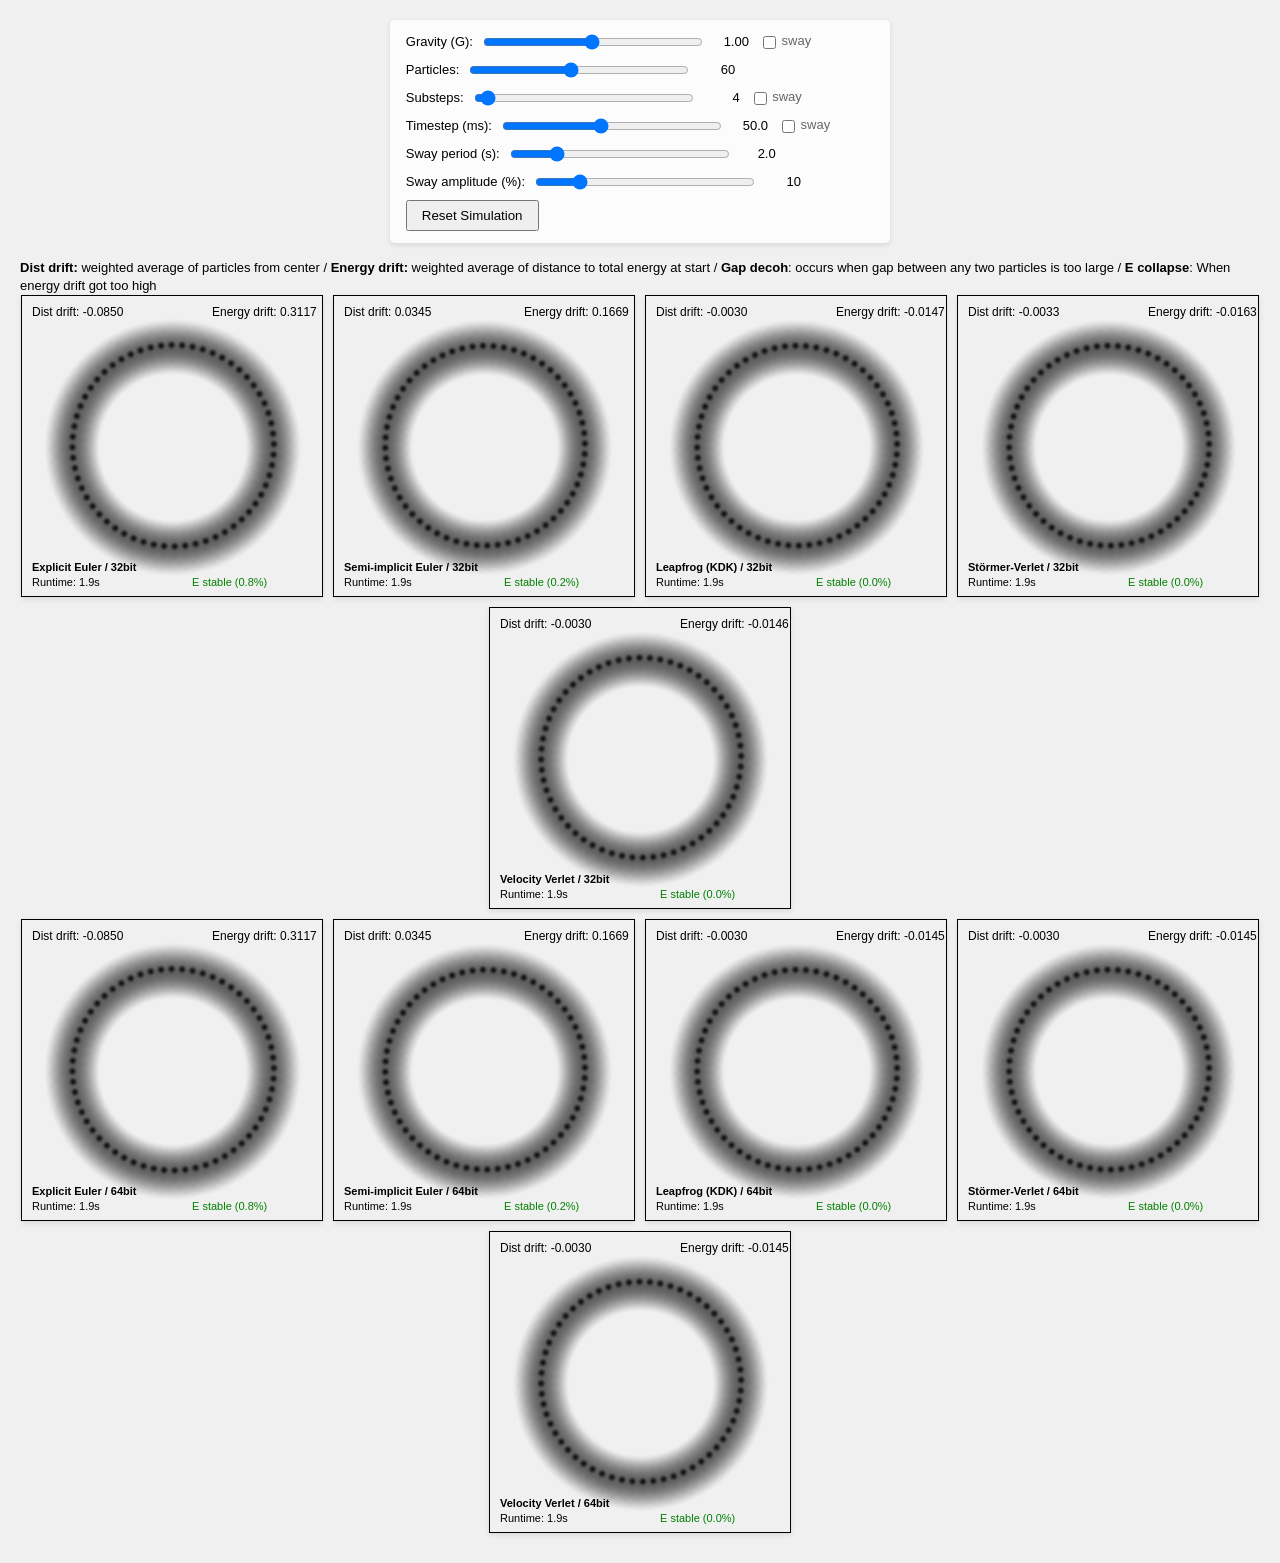
<file: index.html>
<!doctype html>
<html lang="en">
    <head>
        <meta charset="UTF-8" />
        <meta name="viewport" content="width=device-width, initial-scale=1.0" />
        <title>N-Body Simulation</title>
        <link rel="stylesheet" href="style.css" />
    </head>
    <body>
        <div class="controls-panel">
            <div>
                <label for="gravitySlider">Gravity (G):</label>
                <input type="range" id="gravitySlider" min="0.01" max="2.0" step="0.01" value="1" />
                <span id="gravityValue">1.0</span>
                <label class="sway-toggle"><input type="checkbox" class="swayCheckbox" data-slider="gravitySlider" /> sway</label>
                <span class="sway-readout" data-slider="gravitySlider"></span>
            </div>
            <div>
                <label for="particlesSlider">Particles:</label>
                <input type="range" id="particlesSlider" min="2" max="128" step="1" value="60" />
                <span id="particlesValue">64</span>
            </div>
            <div>
                <label for="substepsSlider">Substeps:</label>
                <input type="range" id="substepsSlider" min="1" max="100" step="1" value="4" />
                <span id="substepsValue">10</span>
                <label class="sway-toggle"><input type="checkbox" class="swayCheckbox" data-slider="substepsSlider" /> sway</label>
                <span class="sway-readout" data-slider="substepsSlider"></span>
            </div>
            <div>
                <label for="timestepSlider">Timestep (ms):</label>
                <input type="range" id="timestepSlider" min="10" max="100" step="1" value="50" />
                <span id="timestepValue">2.5</span>
                <label class="sway-toggle"><input type="checkbox" class="swayCheckbox" data-slider="timestepSlider" /> sway</label>
                <span class="sway-readout" data-slider="timestepSlider"></span>
            </div>
            <div>
                <label for="swayPeriodSlider">Sway period (s):</label>
                <input type="range" id="swayPeriodSlider" min="0.1" max="10" step="0.1" value="2" />
                <span id="swayPeriodValue">2.0</span>
            </div>
            <div>
                <label for="swayAmplitudeSlider">Sway amplitude (%):</label>
                <input type="range" id="swayAmplitudeSlider" min="1" max="50" step="1" value="10" />
                <span id="swayAmplitudeValue">10</span>
            </div>
            <div>
                <button id="resetButton" style="padding: 6px 14px">
                    Reset Simulation
                </button>
            </div>
        </div>
        <div>
        <b>Dist drift:</b> weighted average of particles from center / <b>Energy drift:</b> weighted average of distance to total energy at start / <b>Gap decoh</b>: occurs when gap between any two particles is too large / <b>E collapse</b>: When energy drift got too high
        </div>
        <div class="canvas-container">
            <canvas id="explicitEuler_f32" width="300" height="300"></canvas>
            <canvas id="semiImplicitEuler_f32" width="300" height="300"></canvas>
            <canvas id="leapfrog_f32" width="300" height="300"></canvas>
            <canvas id="stormerVerlet_f32" width="300" height="300"></canvas>
            <canvas id="velocityVerlet_f32" width="300" height="300"></canvas>
        </div>

        <div class="canvas-container">
            <canvas id="explicitEuler_f64" width="300" height="300"></canvas>
            <canvas id="semiImplicitEuler_f64" width="300" height="300"></canvas>
            <canvas id="leapfrog_f64" width="300" height="300"></canvas>
            <canvas id="stormerVerlet_f64" width="300" height="300"></canvas>
            <canvas id="velocityVerlet_f64" width="300" height="300"></canvas>
        </div>

        <script src="particles.js"></script>
        <script src="integrators/common.js"></script>
        <script src="integrators/explicit-euler.js"></script>
        <script src="integrators/semi-implicit-euler.js"></script>
        <script src="integrators/leapfrog.js"></script>
        <script src="integrators/stormer-verlet.js"></script>
        <script src="integrators/velocity-verlet.js"></script>
        <script>
            const particleSprite = new Image();
            particleSprite.src = "particle.png";

            const SCALE = 100.0;
            let G = 1.0;
            let substeps = 4;
            let particleCount = 60;
            let timestep = 50;

            // Sway modulation state
            let swayPeriod = 2;
            let swayAmplitude = 0.1;
            const swayEnabled = {}; // sliderId -> bool
            const swayBaseValues = {}; // sliderId -> base value set by slider

            // Map slider IDs to the setter that applies their value
            const SWAY_TARGETS = {
                gravitySlider:  (v) => G = v,
                substepsSlider: (v) => substeps = Math.max(1, Math.round(v)),
                timestepSlider: (v) => timestep = Math.max(1, v),
            };

            const swayReadouts = {};

            function applySway(now) {
                const phase = (now / 1000) * (2 * Math.PI / swayPeriod);
                for (const [sliderId, setter] of Object.entries(SWAY_TARGETS)) {
                    const readout = swayReadouts[sliderId];
                    if (!swayEnabled[sliderId]) {
                        if (readout) readout.textContent = "";
                        continue;
                    }
                    const base = swayBaseValues[sliderId];
                    if (base === undefined) continue;
                    const val = base * (1 + swayAmplitude * Math.sin(phase));
                    setter(val);
                    if (readout) readout.textContent = val.toFixed(2);
                }
            }

            const INTEGRATORS = {
                explicitEuler:     { fn: explicitEulerStep,     label: "Explicit Euler" },
                semiImplicitEuler: { fn: semiImplicitEulerStep, label: "Semi-implicit Euler" },
                leapfrog:          { fn: leapfrogStep,          label: "Leapfrog (KDK)" },
                stormerVerlet:     { fn: stormerVerletStep,     label: "Störmer-Verlet" },
                velocityVerlet:    { fn: velocityVerletStep,    label: "Velocity Verlet" },
            };

            class Simulation {
                constructor(canvasId, integratorKey, precision) {
                    this.canvas = document.getElementById(canvasId);
                    this.ctx = this.canvas.getContext("2d");
                    this.particles = [];
                    this.expectedEnergy = 0;
                    this.gapDecohesionAt = 0;
                    this.energyCollapseAt = 0;
                    this.startedAt = performance.now();
                    this.integrate = INTEGRATORS[integratorKey].fn;
                    this.precision = precision;
                    this.label = `${INTEGRATORS[integratorKey].label} / ${precision === "f32" ? "32bit" : "64bit"}`;
                }

                resetParticles() {
                    this.particles = createParticles(this.particles, particleCount);
                }

                gravityPull(particle) {
                    let fx = 0, fy = 0;
                    for (const other of this.particles) {
                        if (other === particle) continue;
                        const dx = other.position.x - particle.position.x;
                        const dy = other.position.y - particle.position.y;
                        const dist = Math.sqrt(dx * dx + dy * dy);
                        fx += G * 0.01 * dx / dist;
                        fy += G * 0.01 * dy / dist;
                    }
                    return { x: fx, y: fy, magnitude: Math.sqrt(fx * fx + fy * fy) };
                }

                initOrbitalVelocities() {
                    for (const p of this.particles) {
                        const force = this.gravityPull(p);
                        const speed = Math.sqrt(force.magnitude);
                        const perpDir = Math.atan2(force.y, force.x) + Math.PI / 2;
                        p.velocity.x = speed * Math.cos(perpDir);
                        p.velocity.y = speed * Math.sin(perpDir);
                        p.acceleration.x = force.x;
                        p.acceleration.y = force.y;
                    }
                    this.expectedEnergy = this.totalEnergy();
                }

                totalEnergy() {
                    let e = 0;
                    for (const p of this.particles) {
                        e += 0.5 * (p.velocity.x ** 2 + p.velocity.y ** 2);
                    }
                    return e;
                }

                avgDistance() {
                    let sum = 0;
                    for (const p of this.particles)
                        sum += Math.sqrt(p.position.x ** 2 + p.position.y ** 2);
                    return sum / this.particles.length;
                }

                maxNeighborGap() {
                    let max = 0;
                    for (let i = 0; i < this.particles.length - 1; i++) {
                        const a = this.particles[i], b = this.particles[i + 1];
                        const dx = b.position.x - a.position.x;
                        const dy = b.position.y - a.position.y;
                        max = Math.max(max, Math.sqrt(dx * dx + dy * dy));
                    }
                    return max;
                }

                reset() {
                    this.particles.length = 0;
                    this.resetParticles();
                    this.initOrbitalVelocities();
                    this.startedAt = performance.now();
                    this.gapDecohesionAt = 0;
                    this.energyCollapseAt = 0;
                }

                draw() {
                    applySway(performance.now());
                    const dt = timestep / 1000 / substeps;
                    const { ctx, canvas } = this;
                    const pullFn = (p) => this.gravityPull(p);

                    ctx.clearRect(0, 0, canvas.width, canvas.height);

                    for (let i = 0; i < substeps; i++)
                        this.integrate(this.particles, dt, pullFn, this.precision);

                    const cx = canvas.width / 2, cy = canvas.height / 2;
                    for (const p of this.particles)
                        ctx.drawImage(particleSprite, p.position.x * SCALE - 32 + cx, p.position.y * SCALE - 32 + cy, 64, 64);

                    // HUD
                    ctx.fillStyle = "black";
                    ctx.font = "12px Arial";

                    const avgDist = this.avgDistance();
                    const distDrift = Math.sqrt(Math.abs(avgDist - 1)) * -Math.sign(avgDist - 1);
                    ctx.fillText(`Dist drift: ${distDrift.toFixed(4)}`, 10, 20);

                    const energy = this.totalEnergy();
                    const eDiff = energy - this.expectedEnergy;
                    const energyDrift = Math.sqrt(Math.abs(eDiff)) * Math.sign(eDiff);
                    ctx.fillText(`Energy drift: ${energyDrift.toFixed(4)}`, 190, 20);

                    const runtime = (performance.now() - this.startedAt) / 1000;

                    if (!this.gapDecohesionAt && this.maxNeighborGap() > (Math.PI / particleCount) * 2.2)
                        this.gapDecohesionAt = runtime;

                    const energyRatio = Math.abs(energy / this.expectedEnergy - 1);
                    if (!this.energyCollapseAt && energyRatio > 0.1)
                        this.energyCollapseAt = runtime;

                    ctx.font = "11px Arial";

                    // Bottom-left: gap decohesion
                    if (this.gapDecohesionAt) {
                        ctx.fillStyle = "red";
                        ctx.fillText(`Gap decoh: ${this.gapDecohesionAt.toFixed(1)}s`, 10, 290);
                    } else {
                        ctx.fillStyle = "black";
                        ctx.fillText(`Runtime: ${runtime.toFixed(1)}s`, 10, 290);
                    }

                    // Bottom-right: energy collapse
                    if (this.energyCollapseAt) {
                        ctx.fillStyle = "red";
                        ctx.fillText(`E collapse: ${this.energyCollapseAt.toFixed(1)}s`, 170, 290);
                    } else {
                        ctx.fillStyle = "green";
                        ctx.fillText(`E stable (${(energyRatio * 100).toFixed(1)}%)`, 170, 290);
                    }

                    ctx.fillStyle = "black";
                    ctx.font = "bold 11px Arial";
                    ctx.fillText(this.label, 10, 275);

                    requestAnimationFrame(() => this.draw());
                }
            }

            const simulations = [];
            for (const key of Object.keys(INTEGRATORS)) {
                for (const prec of ["f32", "f64"]) {
                    simulations.push(new Simulation(`${key}_${prec}`, key, prec));
                }
            }

            // Slider binding helper
            function bindSlider(id, valueId, parse, format, onChange) {
                const slider = document.getElementById(id);
                const display = document.getElementById(valueId);
                const update = () => {
                    const val = parse(slider.value);
                    display.textContent = format(val);
                    if (id in SWAY_TARGETS) swayBaseValues[id] = val;
                    onChange(val);
                };
                slider.addEventListener("input", update);
                update();
            }

            bindSlider("gravitySlider", "gravityValue", parseFloat, v => v.toFixed(2), v => G = v);
            bindSlider("particlesSlider", "particlesValue", parseInt, String, v => {
                particleCount = v;
                for (const sim of simulations) {
                    if (sim.particles.length > particleCount)
                        sim.particles.length = particleCount;
                    sim.resetParticles();
                    sim.initOrbitalVelocities();
                }
            });
            bindSlider("substepsSlider", "substepsValue", parseInt, String, v => substeps = v);
            bindSlider("timestepSlider", "timestepValue", parseFloat, v => v.toFixed(1), v => timestep = v);
            bindSlider("swayPeriodSlider", "swayPeriodValue", parseFloat, v => v.toFixed(1), v => swayPeriod = v);
            bindSlider("swayAmplitudeSlider", "swayAmplitudeValue", parseInt, String, v => swayAmplitude = v / 100);

            // Sway readouts
            for (const el of document.querySelectorAll(".sway-readout"))
                swayReadouts[el.dataset.slider] = el;

            // Sway checkboxes
            for (const cb of document.querySelectorAll(".swayCheckbox")) {
                const sliderId = cb.dataset.slider;
                swayEnabled[sliderId] = cb.checked;
                cb.addEventListener("change", () => {
                    swayEnabled[sliderId] = cb.checked;
                    if (!cb.checked && sliderId in SWAY_TARGETS) {
                        SWAY_TARGETS[sliderId](swayBaseValues[sliderId]);
                    }
                });
            }

            document.getElementById("resetButton").addEventListener("click", () => {
                for (const sim of simulations) sim.reset();
            });

            for (const sim of simulations) {
                sim.resetParticles();
                sim.initOrbitalVelocities();
                sim.draw();
            }
        </script>
    </body>
</html>
</file>
<file: style.css>
body {
    display: flex;
    flex-direction: column;
    align-items: center;
    min-height: 100vh;
    margin: 0;
    background-color: #f0f0f0;
    padding: 20px;
    font: 13px/1.4 Arial, sans-serif;
}

.controls-panel {
    display: flex;
    flex-direction: column;
    gap: 8px;
    background-color: rgba(255, 255, 255, 0.8);
    padding: 12px 16px;
    border-radius: 5px;
    box-shadow: 0 2px 5px rgba(0, 0, 0, 0.1);
    margin-bottom: 16px;
}

.controls-panel div {
    display: flex;
    align-items: center;
    gap: 8px;
}

.controls-panel label {
    white-space: nowrap;
    font-size: 13px;
}

.controls-panel input[type="range"] {
    width: 220px;
}

.controls-panel span {
    min-width: 36px;
    text-align: right;
    font-size: 13px;
    font-variant-numeric: tabular-nums;
}

.sway-toggle {
    font-size: 11px;
    color: #666;
    cursor: pointer;
    user-select: none;
    margin-left: 2px;
}

.sway-toggle input {
    margin-right: 2px;
    vertical-align: middle;
}

.sway-readout {
    font-size: 11px;
    color: #e07020;
    min-width: 40px;
    font-variant-numeric: tabular-nums;
}

.canvas-container {
    display: flex;
    flex-wrap: wrap;
    gap: 10px;
    justify-content: center;
    margin-bottom: 10px;
}

canvas {
    border: 1px solid black;
    box-shadow: 0 2px 5px rgba(0, 0, 0, 0.1);
}
</file>
